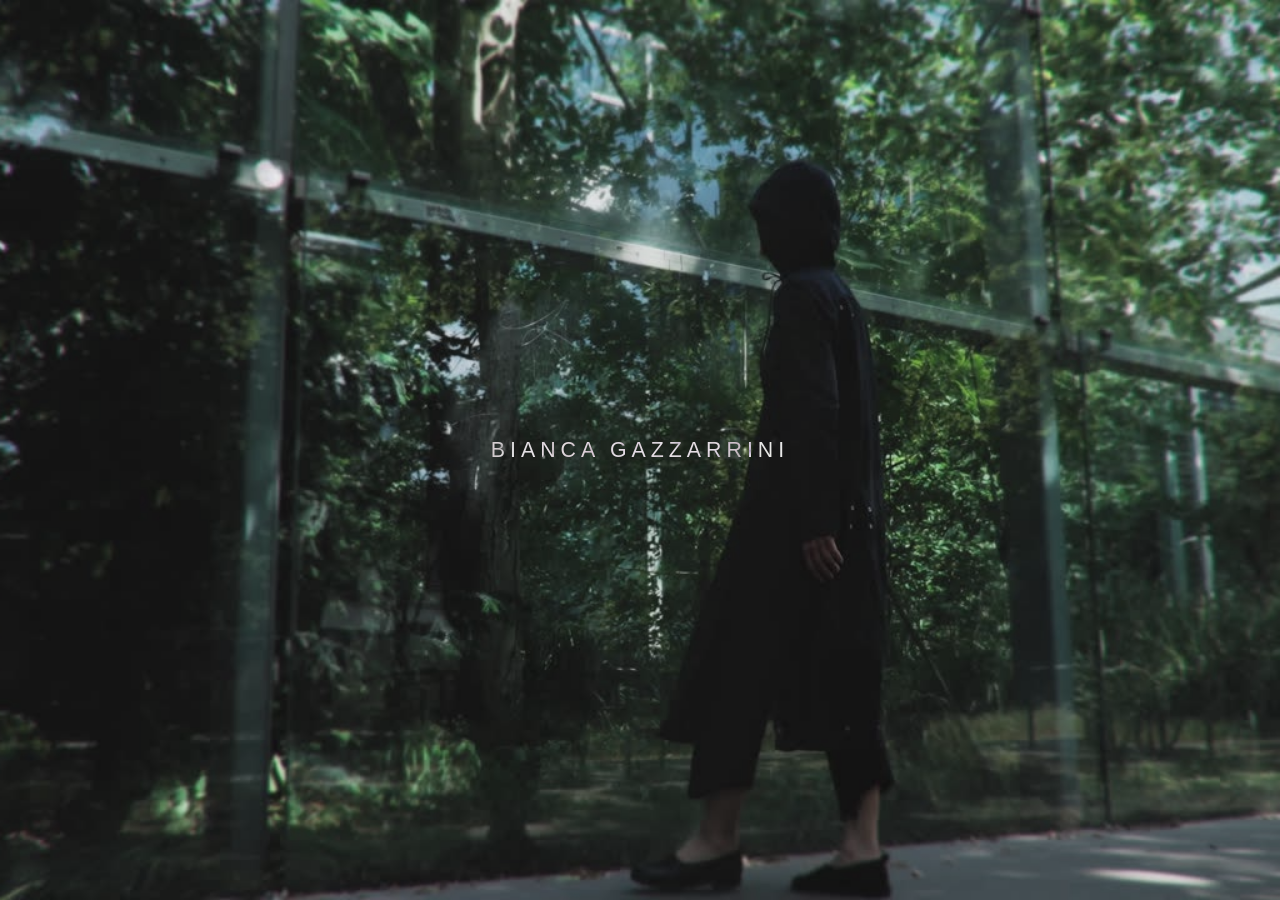
<file: index.html>
<!DOCTYPE html>
<html lang="en">
<head>
    <meta charset="UTF-8">
    <meta name="viewport" content="width=device-width, initial-scale=1.0">
    <title>Bianca Gazzarrini — Fashion Designer</title>
    <meta name="description" content="Portfolio of Bianca Gazzarrini, Italian fashion designer and pattern maker.">
    <meta property="og:title" content="Bianca Gazzarrini — Fashion Designer">
    <meta property="og:description" content="Portfolio of Bianca Gazzarrini, Italian fashion designer and pattern maker.">
    <link rel="icon" href="favicon.svg" type="image/svg+xml">
    <link rel="stylesheet" href="style.css">
</head>
<body>
    <a class="landing-page" href="home.html" aria-label="Enter the portfolio of Bianca Gazzarrini">
        <video class="landing-video" autoplay muted loop playsinline poster="img/BIGA-poster.jpg" aria-hidden="true" tabindex="-1">
            <source src="img/BIGA.mp4" type="video/mp4">
        </video>
        <h1 class="index-title">BIANCA GAZZARRINI</h1>
    </a>
    <script>
        // Entra automaticamente nel sito dopo 5 secondi (il click/Invio vale subito).
        setTimeout(function () { window.location.href = "home.html"; }, 5000);
    </script>
</body>
</html>
</file>
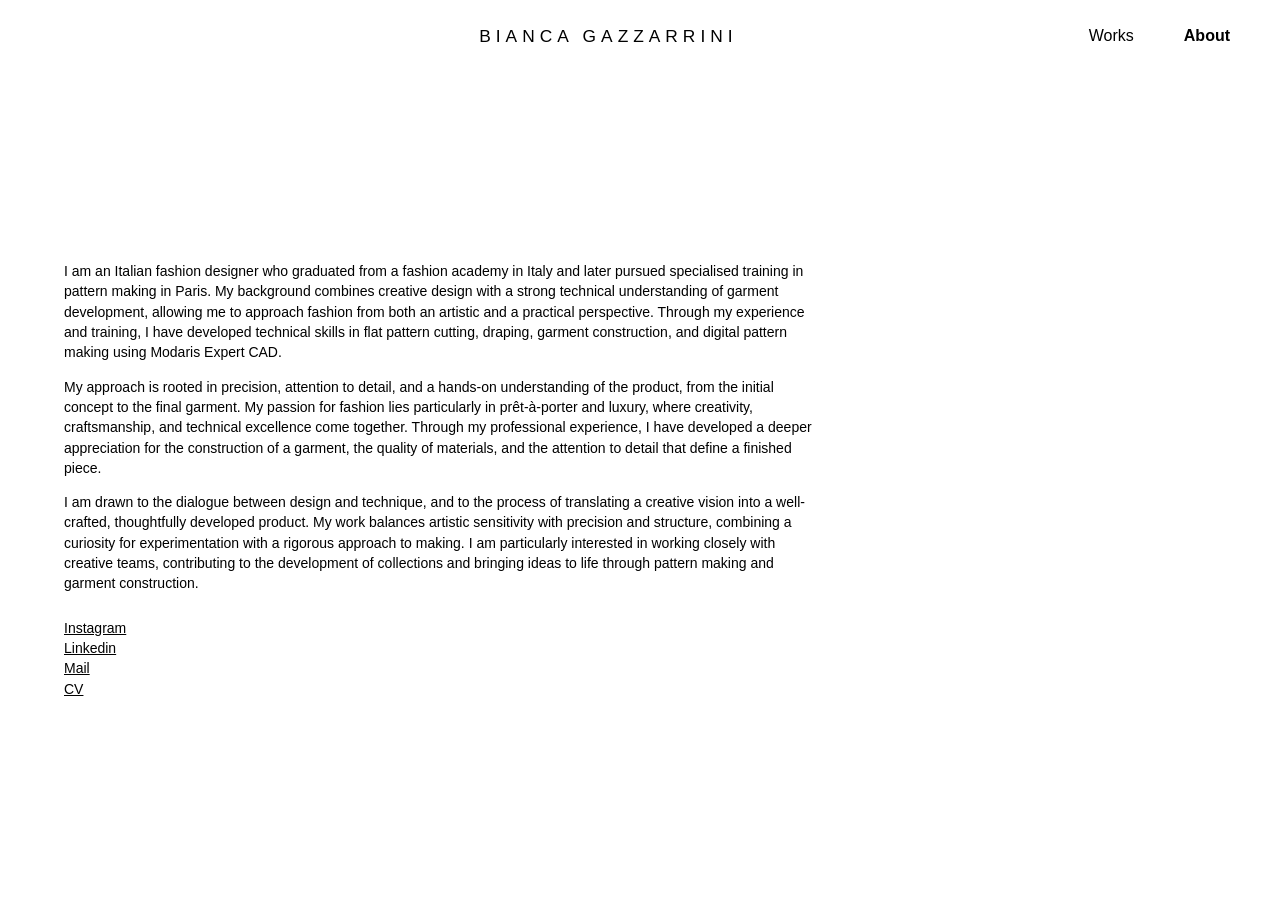
<file: about.html>
<!DOCTYPE html>
<html lang="en">
<head>
    <meta charset="UTF-8">
    <meta name="viewport" content="width=device-width, initial-scale=1.0">
    <title>About — Bianca Gazzarrini</title>
    <meta name="description" content="Italian fashion designer trained in pattern making in Paris, working between creative design and garment construction.">
    <meta property="og:title" content="About — Bianca Gazzarrini">
    <meta property="og:description" content="Italian fashion designer trained in pattern making in Paris, working between creative design and garment construction.">
    <link rel="icon" href="favicon.svg" type="image/svg+xml">
    <link rel="stylesheet" href="style.css">
</head>
<body class="about-page">
    <nav class="site-nav" aria-label="Main">
        <a class="brand" href="home.html" aria-label="Bianca Gazzarrini, home">
            <span class="brand-full">BIANCA GAZZARRINI</span>
            <span class="brand-short" aria-hidden="true">BG</span>
        </a>
        <ul>
            <li><a href="work.html">Works</a></li>
            <li><a href="about.html" aria-current="page">About</a></li>
        </ul>
    </nav>
    <div class="contenitore">
        <video class="videofullscreen" autoplay muted loop playsinline aria-hidden="true" tabindex="-1">
            <source src="img/about.mp4" type="video/mp4">
        </video>
        <main class="text-box">
            <h1 class="sr-only">About</h1>
            <p>I am an Italian fashion designer who graduated from a fashion academy in Italy and later pursued specialised training in pattern making in Paris. My background combines creative design with a strong technical understanding of garment development, allowing me to approach fashion from both an artistic and a practical perspective. Through my experience and training, I have developed technical skills in flat pattern cutting, draping, garment construction, and digital pattern making using Modaris Expert CAD.</p>
            <p>My approach is rooted in precision, attention to detail, and a hands-on understanding of the product, from the initial concept to the final garment. My passion for fashion lies particularly in prêt-à-porter and luxury, where creativity, craftsmanship, and technical excellence come together. Through my professional experience, I have developed a deeper appreciation for the construction of a garment, the quality of materials, and the attention to detail that define a finished piece.</p>
            <p>I am drawn to the dialogue between design and technique, and to the process of translating a creative vision into a well-crafted, thoughtfully developed product. My work balances artistic sensitivity with precision and structure, combining a curiosity for experimentation with a rigorous approach to making. I am particularly interested in working closely with creative teams, contributing to the development of collections and bringing ideas to life through pattern making and garment construction.</p>
            <ul class="social">
                <li><a href="https://www.instagram.com/bncgzz.png/" target="_blank" rel="noopener noreferrer">Instagram</a></li>
                <li><a href="https://www.linkedin.com/in/bianca-gazzarrini-5a859a290/" target="_blank" rel="noopener noreferrer">Linkedin</a></li>
                <li><a href="mailto:bianca.gazzarrini@gmail.com">Mail</a></li>
                <li><a href="https://drive.google.com/drive/folders/1lmWZUlXJnNiBCj43WMSkZ6OW_tNSO_oi?usp=sharing" target="_blank" rel="noopener noreferrer">CV</a></li>
            </ul>
        </main>
    </div>
</body>
</html>
</file>
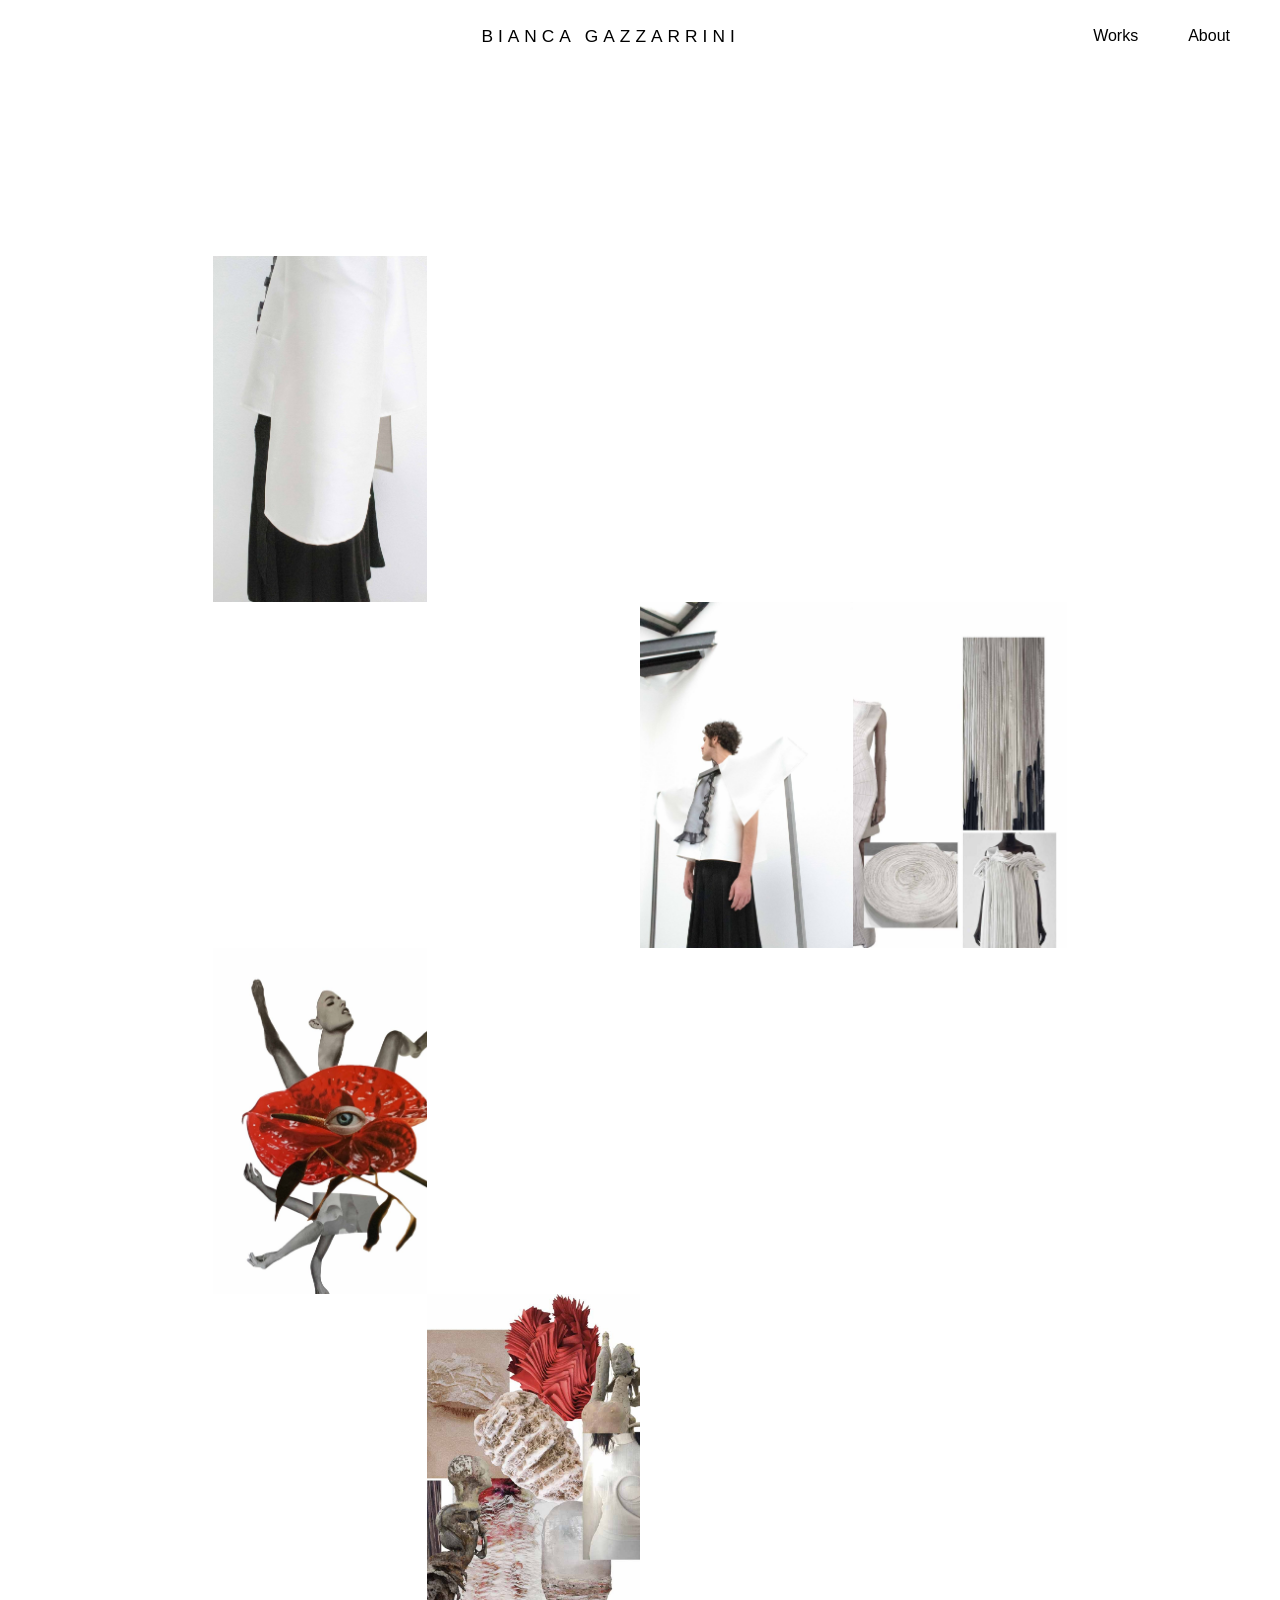
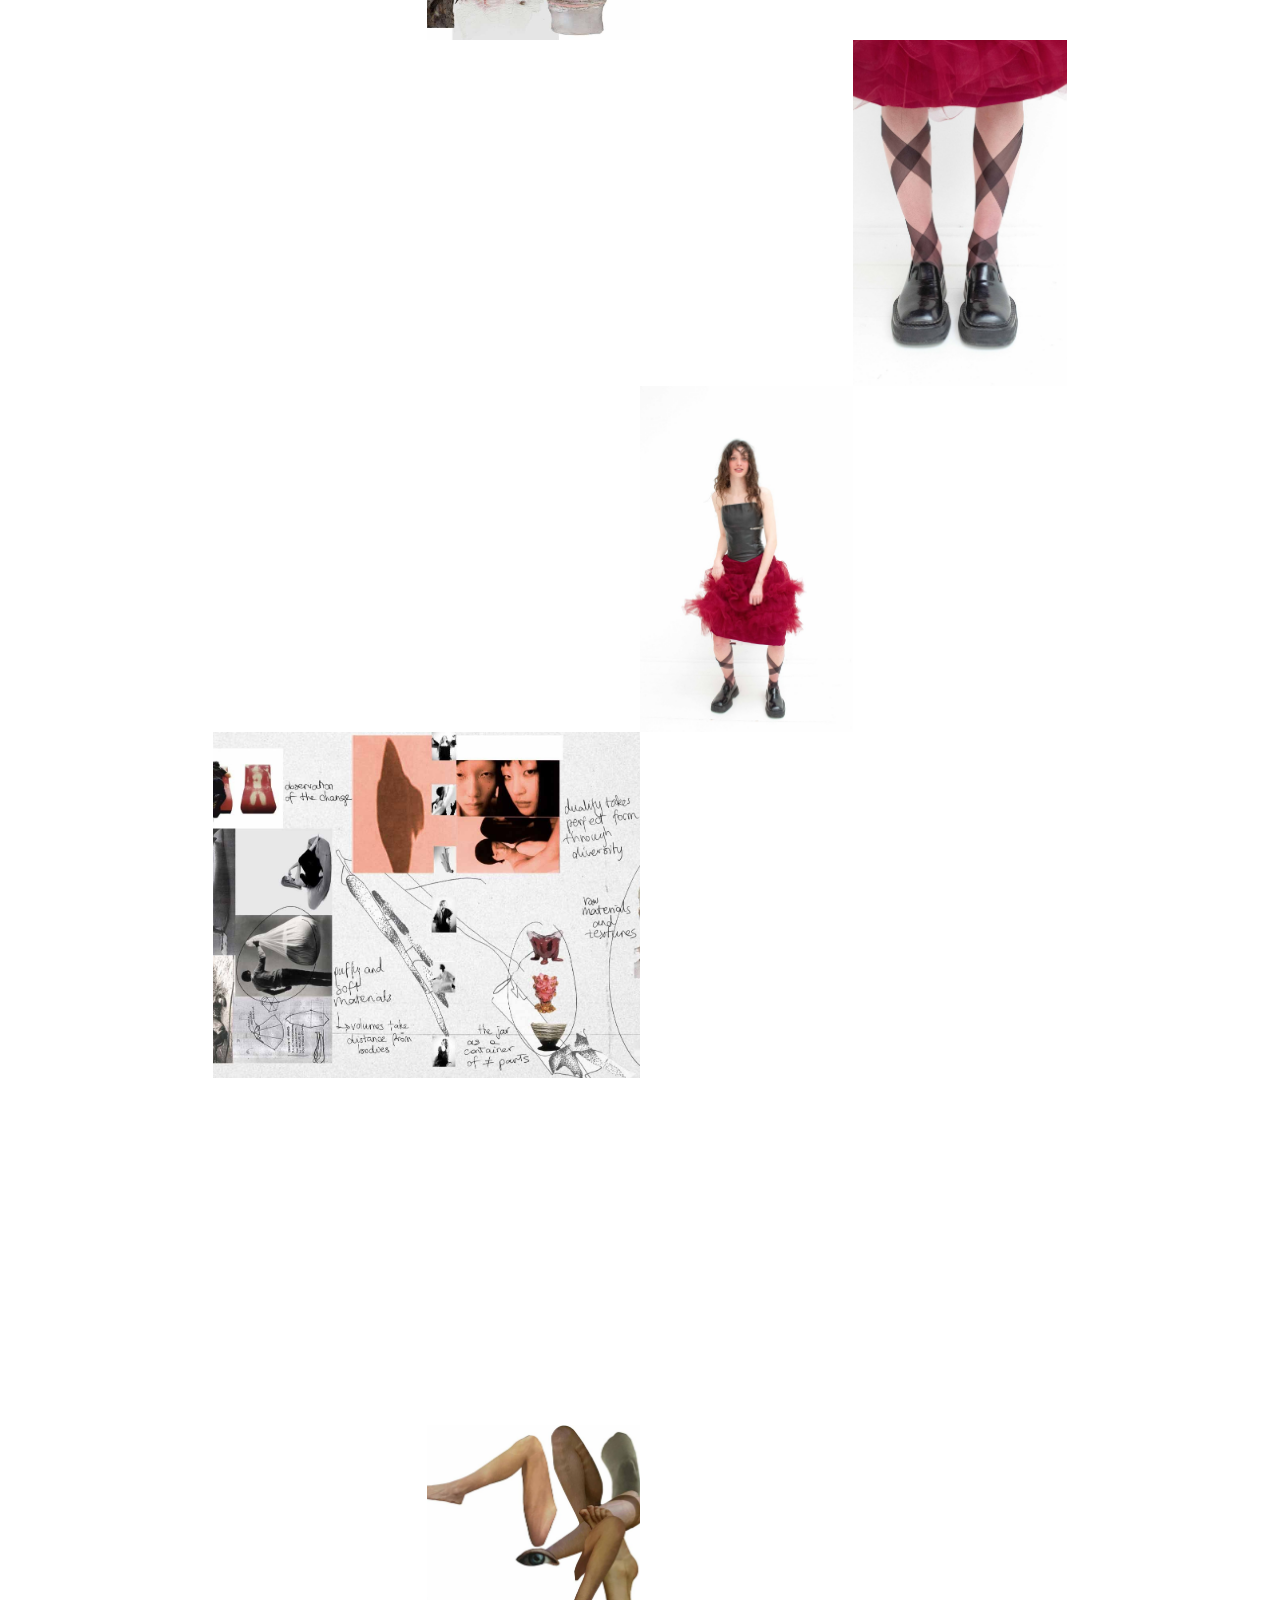
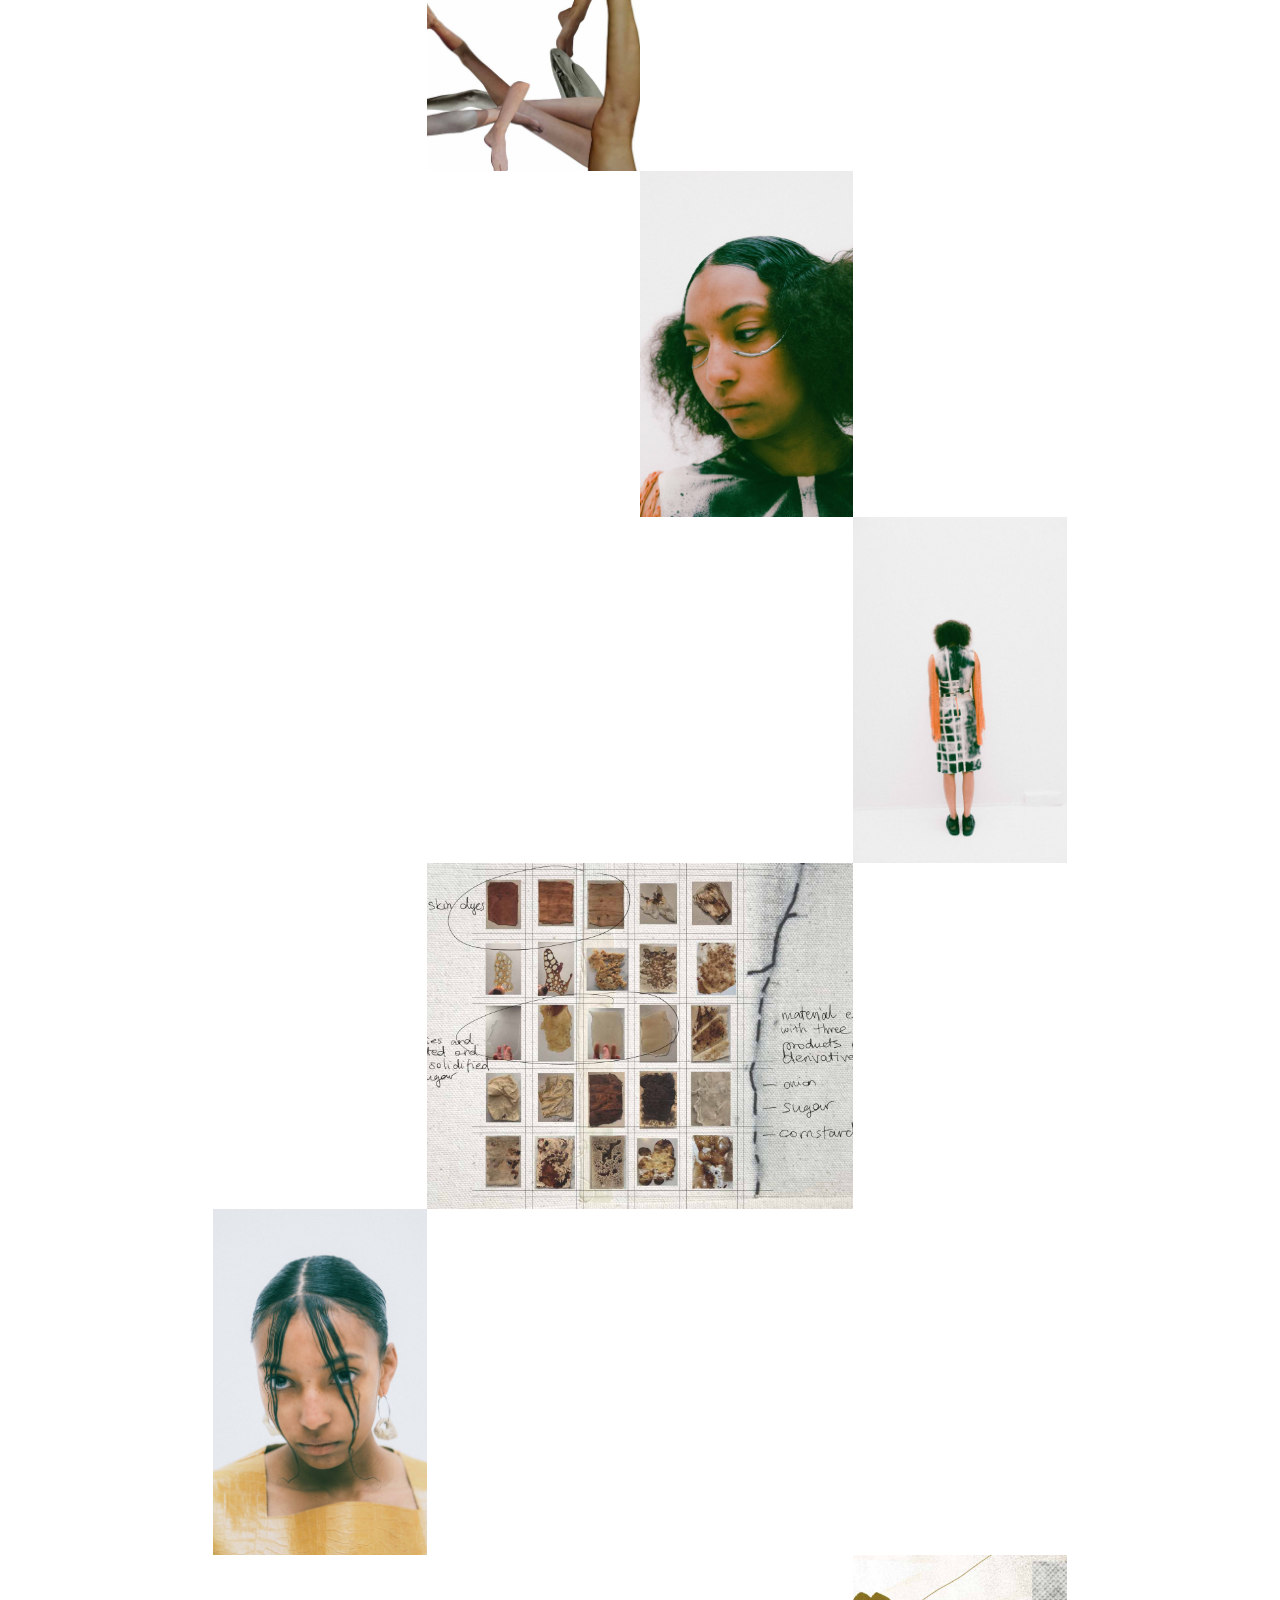
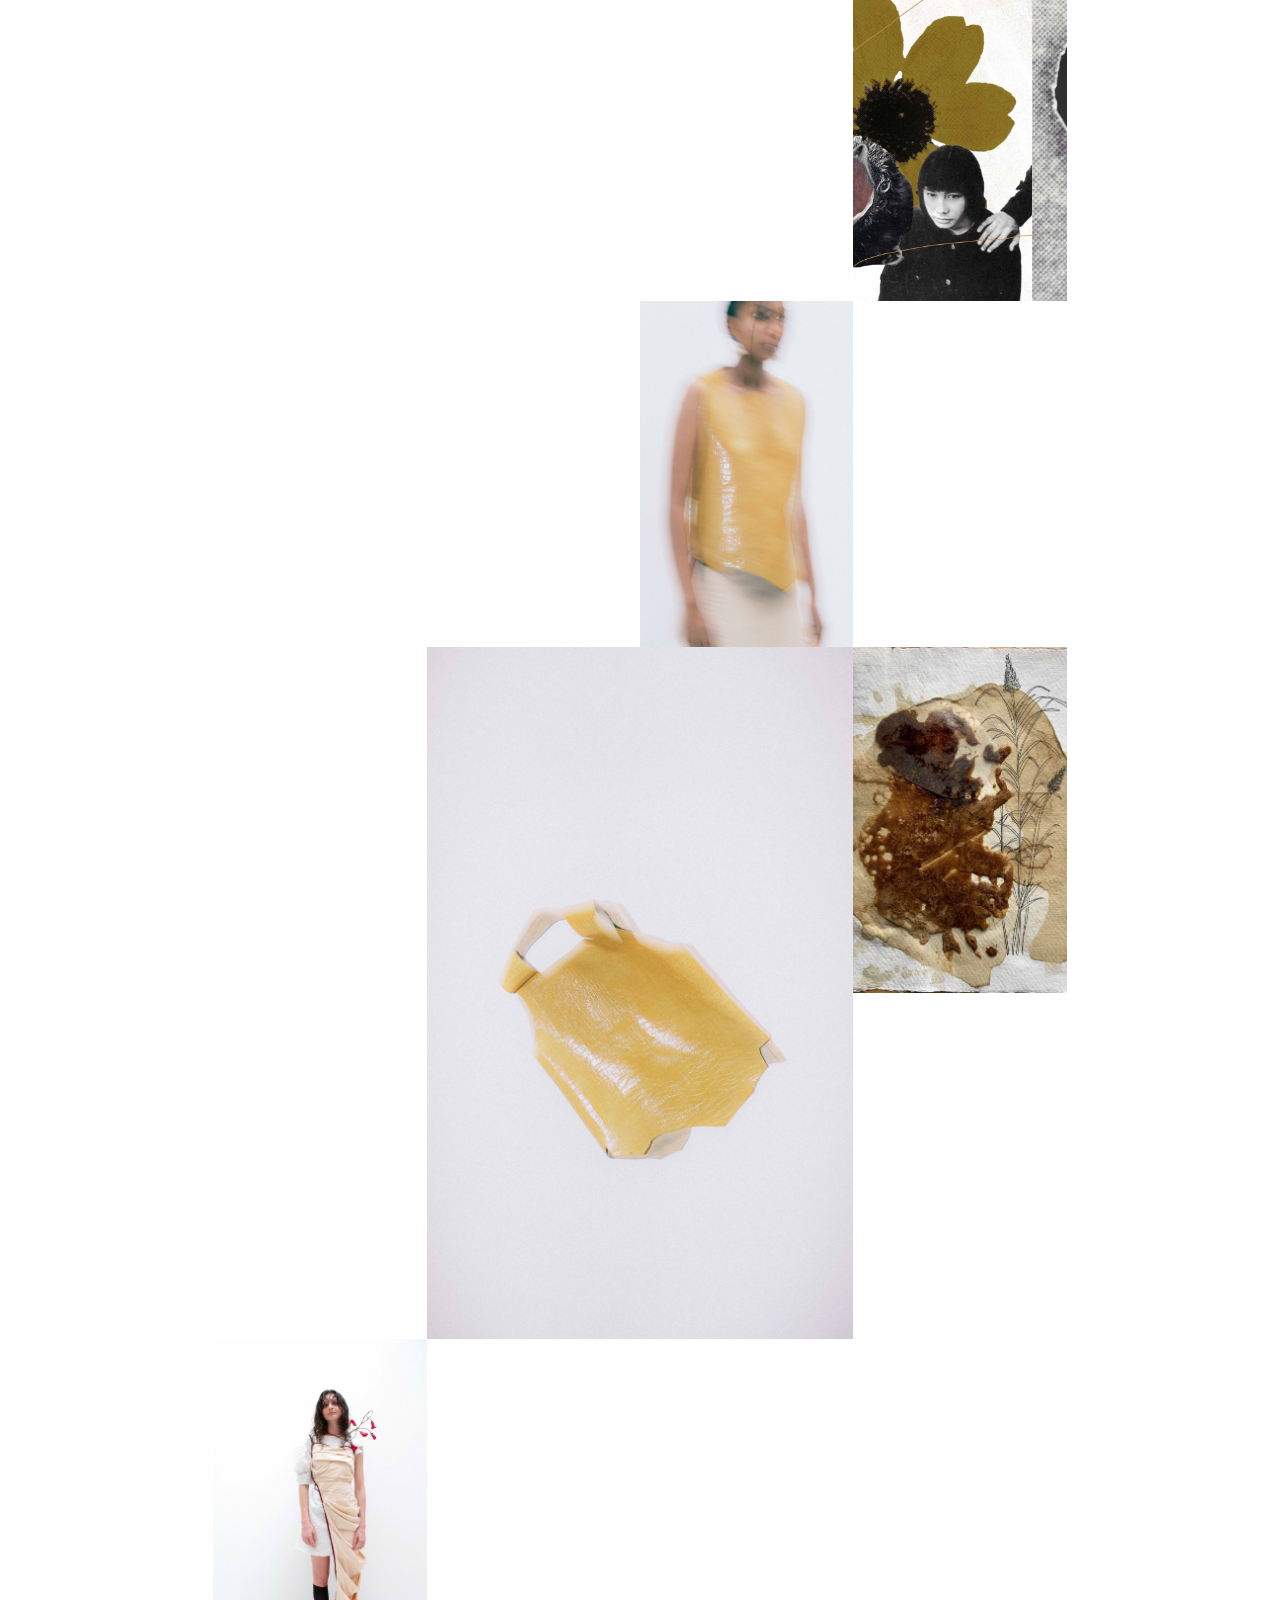
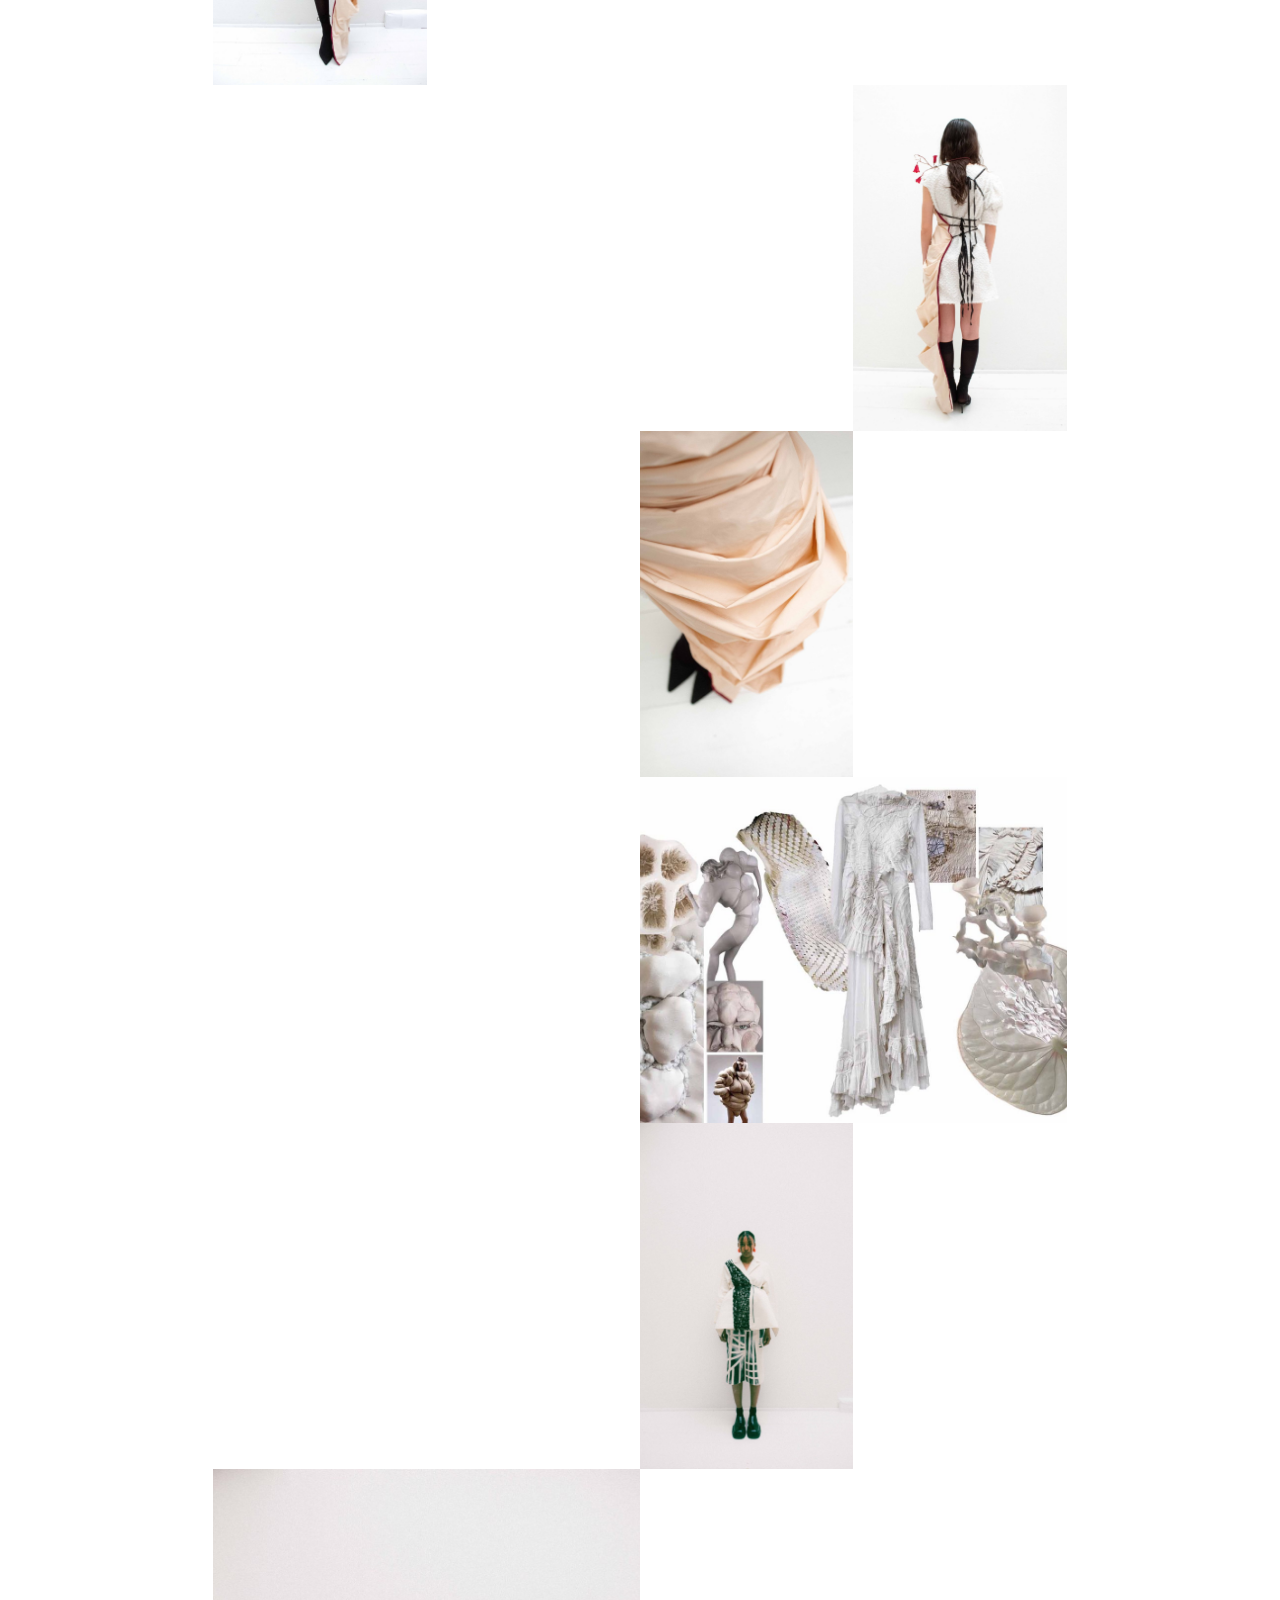
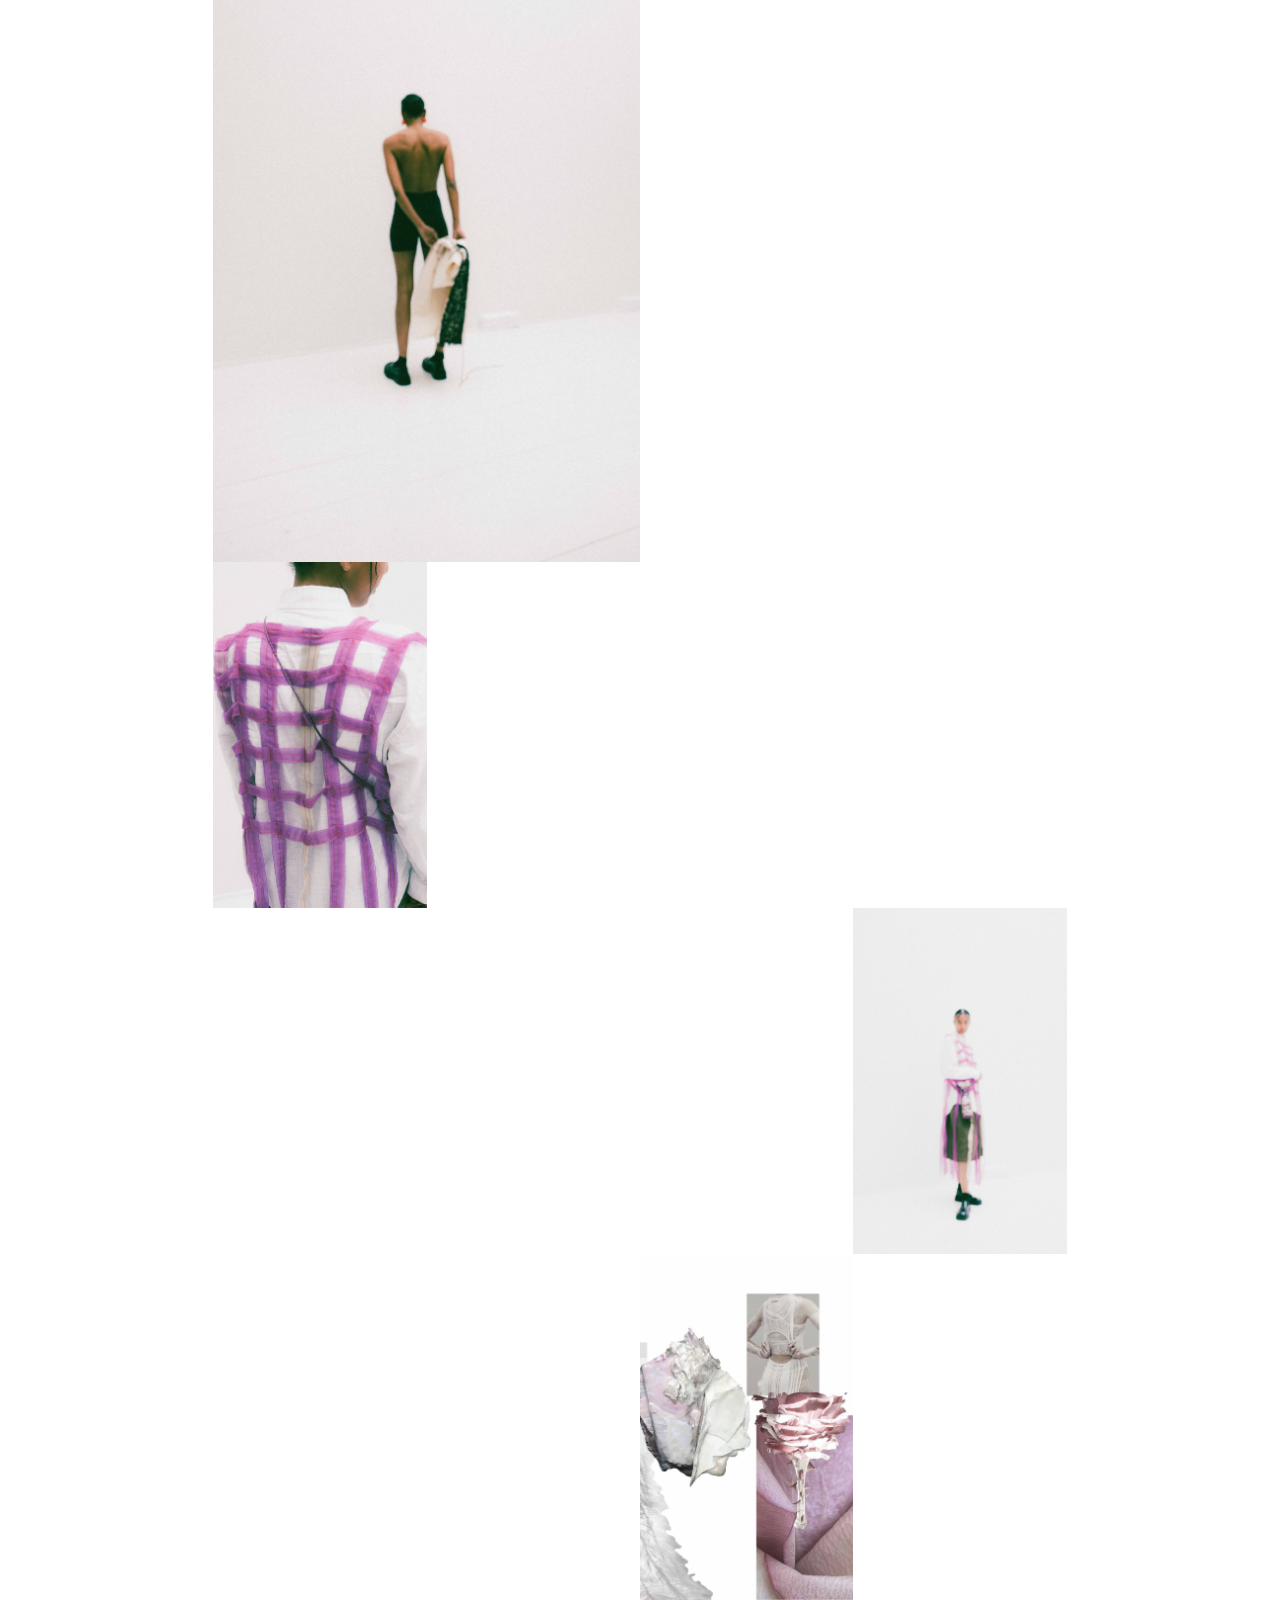
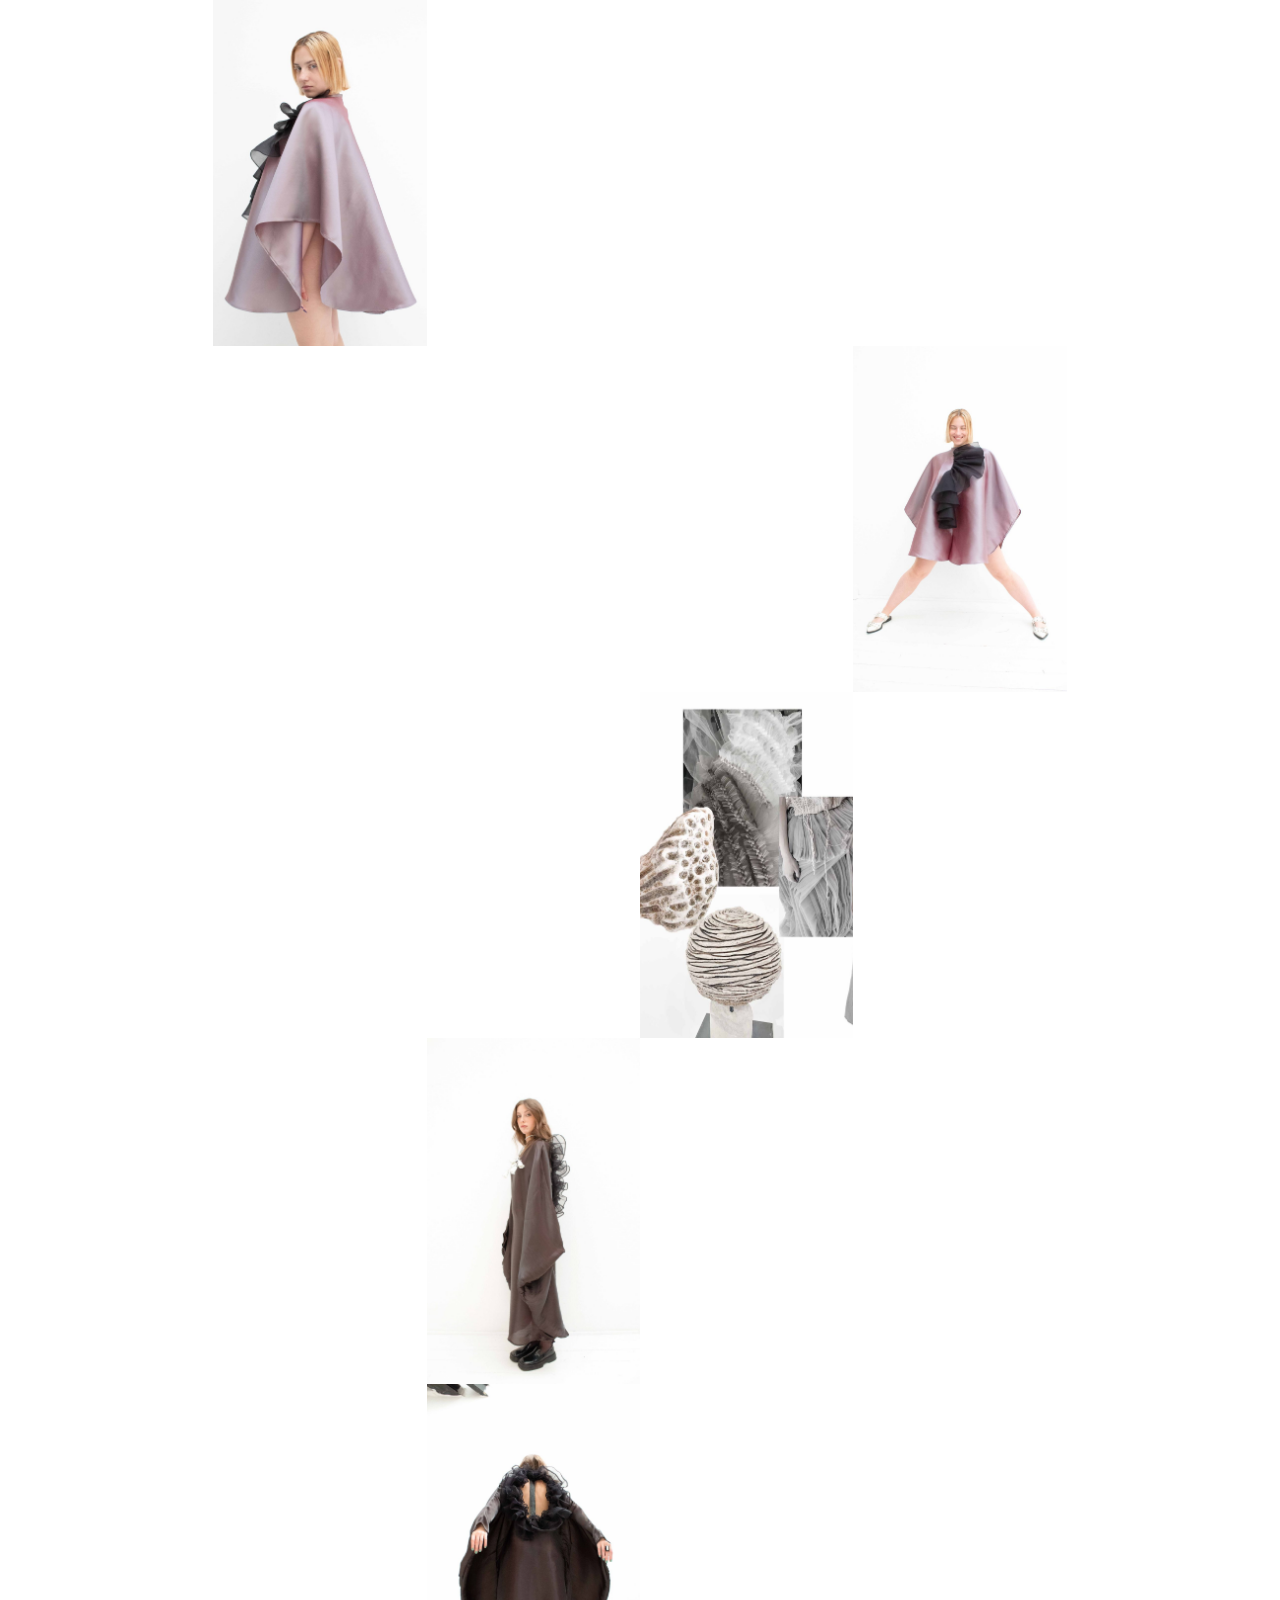
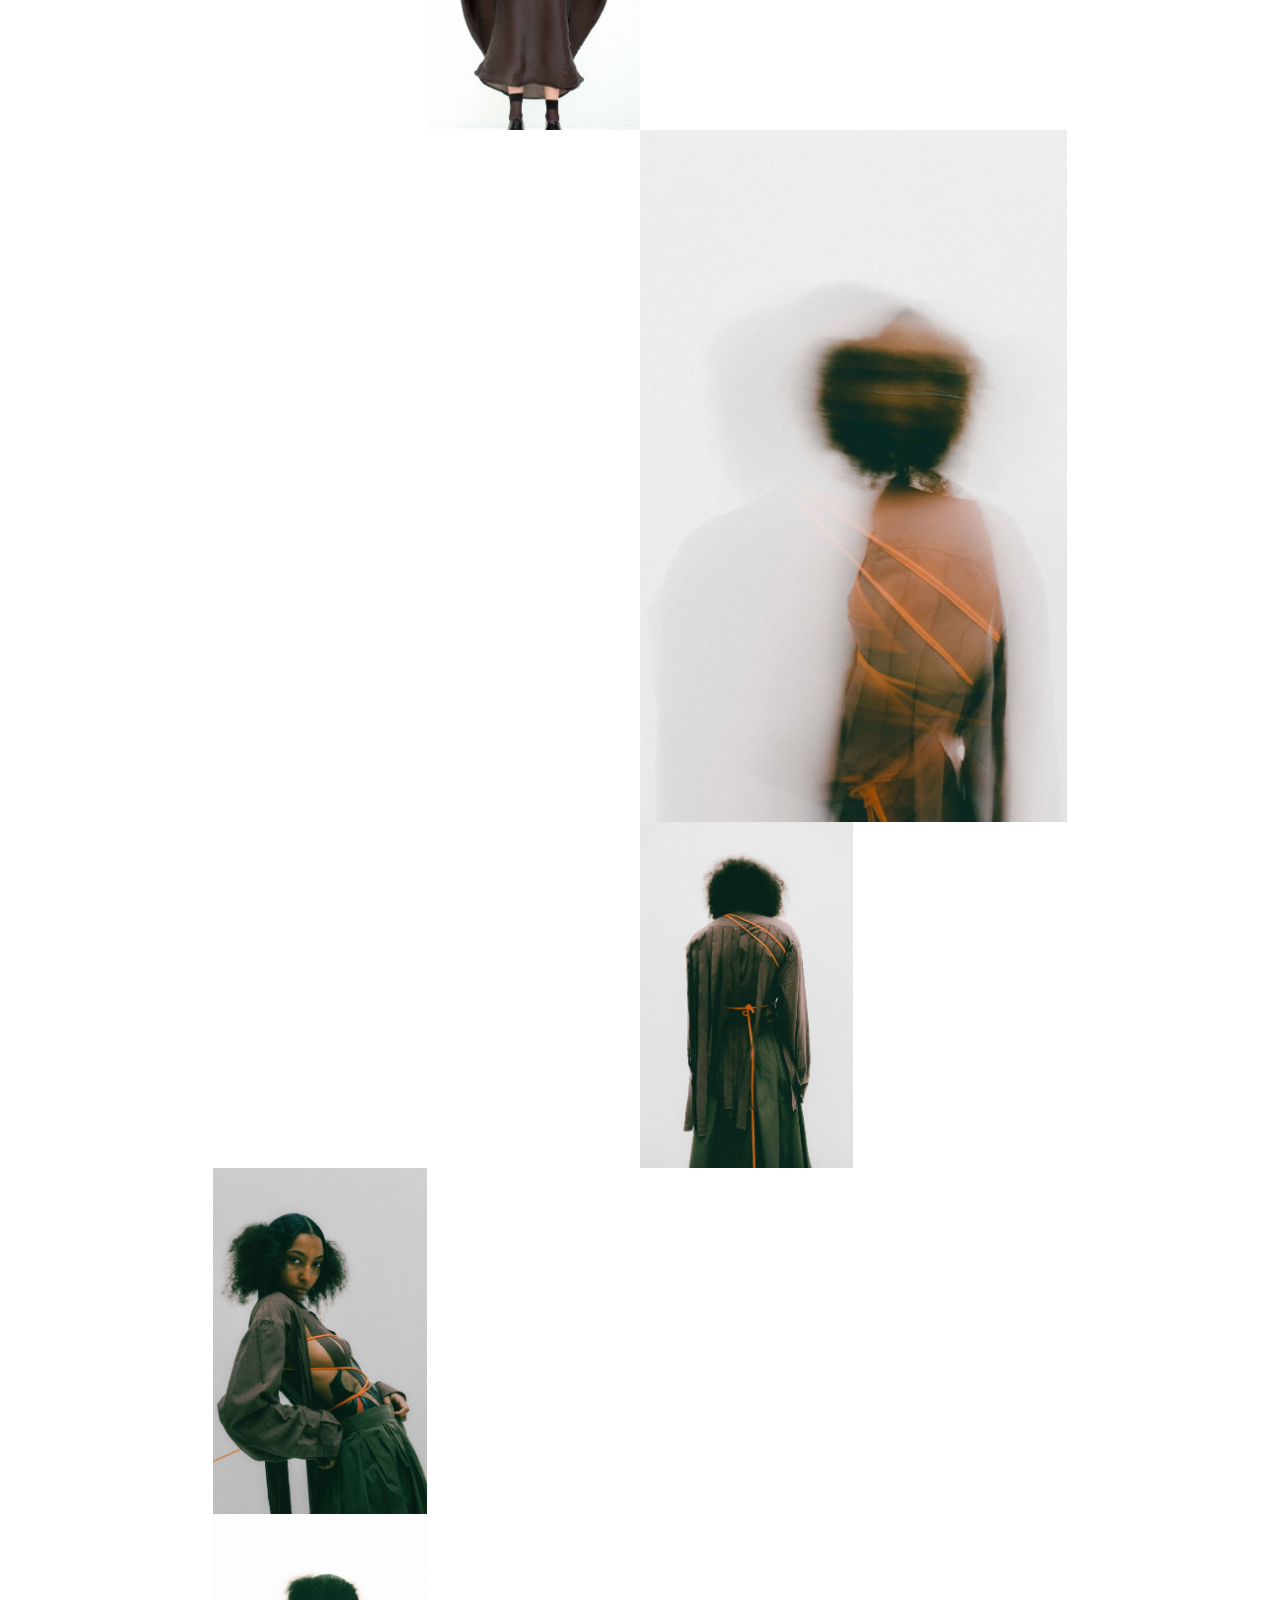
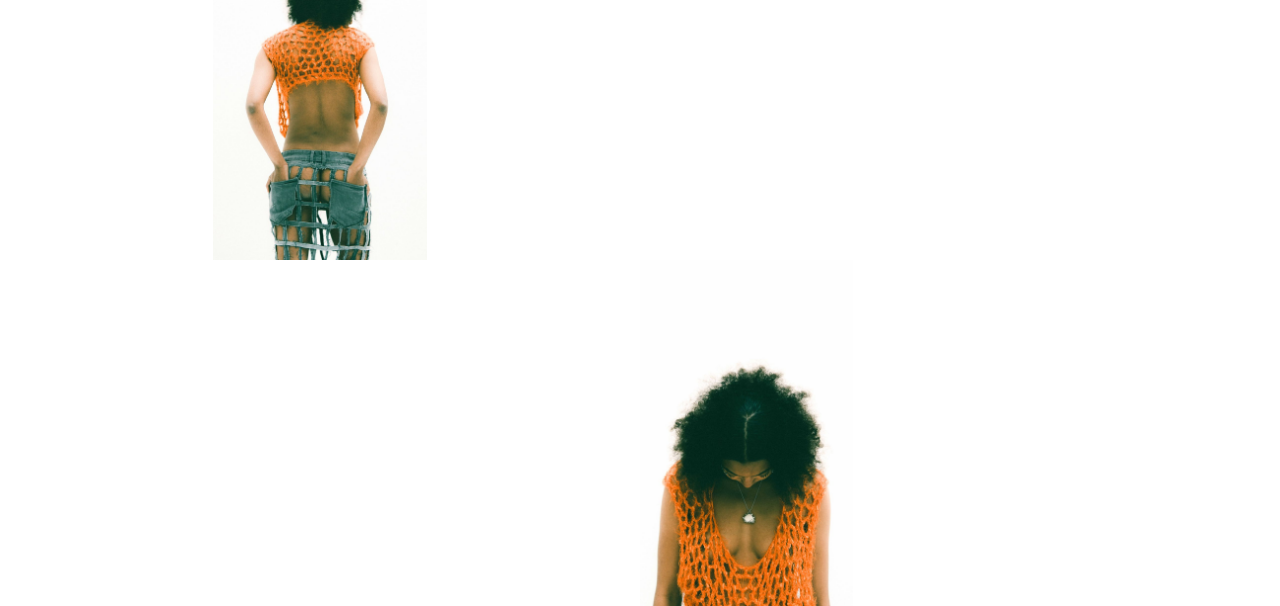
<file: home.html>
<!DOCTYPE html>
<html lang="en">
<head>
    <meta charset="UTF-8">
    <meta name="viewport" content="width=device-width, initial-scale=1.0">
    <title>Bianca Gazzarrini — Fashion Designer</title>
    <meta name="description" content="Portfolio of Bianca Gazzarrini, Italian fashion designer and pattern maker.">
    <meta property="og:title" content="Bianca Gazzarrini — Fashion Designer">
    <meta property="og:description" content="Portfolio of Bianca Gazzarrini, Italian fashion designer and pattern maker.">
    <link rel="icon" href="favicon.svg" type="image/svg+xml">
    <link rel="stylesheet" href="style.css">
</head>
<body class="home-page">
    <nav class="site-nav" aria-label="Main">
        <a class="brand" href="home.html" aria-label="Bianca Gazzarrini, home">
            <span class="brand-full">BIANCA GAZZARRINI</span>
            <span class="brand-short" aria-hidden="true">BG</span>
        </a>
        <ul>
            <li><a href="work.html">Works</a></li>
            <li><a href="about.html">About</a></li>
        </ul>
    </nav>
    <h1 class="sr-only">Bianca Gazzarrini</h1>
    <main class="parent">
        <div class="image div1"><img src="img/1.jpg" alt="Work by Bianca Gazzarrini, image 1 of 36" decoding="async"></div>
        <div class="image div2"><img src="img/2.jpg" alt="Work by Bianca Gazzarrini, image 2 of 36" decoding="async"></div>
        <div class="image div3"><img src="img/3.jpg" alt="Work by Bianca Gazzarrini, image 3 of 36" decoding="async"></div>
        <div class="image div4"><img src="img/4.jpg" alt="Work by Bianca Gazzarrini, image 4 of 36" decoding="async"></div>
        <div class="image div5"><img src="img/5.jpg" alt="Work by Bianca Gazzarrini, image 5 of 36" loading="lazy" decoding="async"></div>
        <div class="image div6"><img src="img/6.jpg" alt="Work by Bianca Gazzarrini, image 6 of 36" loading="lazy" decoding="async"></div>
        <div class="image div7"><img src="img/7.jpg" alt="Work by Bianca Gazzarrini, image 7 of 36" loading="lazy" decoding="async"></div>
        <div class="image div8"><img src="img/8.jpg" alt="Work by Bianca Gazzarrini, image 8 of 36" loading="lazy" decoding="async"></div>
        <div class="image div9"><img src="img/9.jpg" alt="Work by Bianca Gazzarrini, image 9 of 36" loading="lazy" decoding="async"></div>
        <div class="image div10"><img src="img/10.jpg" alt="Work by Bianca Gazzarrini, image 10 of 36" loading="lazy" decoding="async"></div>
        <div class="image div11"><img src="img/11.jpg" alt="Work by Bianca Gazzarrini, image 11 of 36" loading="lazy" decoding="async"></div>
        <div class="image div12"><img src="img/12.jpg" alt="Work by Bianca Gazzarrini, image 12 of 36" loading="lazy" decoding="async"></div>
        <div class="image div13"><img src="img/13.jpg" alt="Work by Bianca Gazzarrini, image 13 of 36" loading="lazy" decoding="async"></div>
        <div class="image div14"><img src="img/14.jpg" alt="Work by Bianca Gazzarrini, image 14 of 36" loading="lazy" decoding="async"></div>
        <div class="image div15"><img src="img/15.jpg" alt="Work by Bianca Gazzarrini, image 15 of 36" loading="lazy" decoding="async"></div>
        <div class="image div16"><img src="img/16.jpg" alt="Work by Bianca Gazzarrini, image 16 of 36" loading="lazy" decoding="async"></div>
        <div class="image div17"><img src="img/17.jpg" alt="Work by Bianca Gazzarrini, image 17 of 36" loading="lazy" decoding="async"></div>
        <div class="image div18"><img src="img/18.jpg" alt="Work by Bianca Gazzarrini, image 18 of 36" loading="lazy" decoding="async"></div>
        <div class="image div19"><img src="img/19.jpg" alt="Work by Bianca Gazzarrini, image 19 of 36" loading="lazy" decoding="async"></div>
        <div class="image div20"><img src="img/20.jpg" alt="Work by Bianca Gazzarrini, image 20 of 36" loading="lazy" decoding="async"></div>
        <div class="image div21"><img src="img/21.jpg" alt="Work by Bianca Gazzarrini, image 21 of 36" loading="lazy" decoding="async"></div>
        <div class="image div22"><img src="img/22.jpg" alt="Work by Bianca Gazzarrini, image 22 of 36" loading="lazy" decoding="async"></div>
        <div class="image div23"><img src="img/23.jpg" alt="Work by Bianca Gazzarrini, image 23 of 36" loading="lazy" decoding="async"></div>
        <div class="image div24"><img src="img/24.jpg" alt="Work by Bianca Gazzarrini, image 24 of 36" loading="lazy" decoding="async"></div>
        <div class="image div25"><img src="img/25.jpg" alt="Work by Bianca Gazzarrini, image 25 of 36" loading="lazy" decoding="async"></div>
        <div class="image div26"><img src="img/26.jpg" alt="Work by Bianca Gazzarrini, image 26 of 36" loading="lazy" decoding="async"></div>
        <div class="image div27"><img src="img/27.jpg" alt="Work by Bianca Gazzarrini, image 27 of 36" loading="lazy" decoding="async"></div>
        <div class="image div28"><img src="img/28.jpg" alt="Work by Bianca Gazzarrini, image 28 of 36" loading="lazy" decoding="async"></div>
        <div class="image div29"><img src="img/29.jpg" alt="Work by Bianca Gazzarrini, image 29 of 36" loading="lazy" decoding="async"></div>
        <div class="image div30"><img src="img/30.jpg" alt="Work by Bianca Gazzarrini, image 30 of 36" loading="lazy" decoding="async"></div>
        <div class="image div31"><img src="img/31.jpg" alt="Work by Bianca Gazzarrini, image 31 of 36" loading="lazy" decoding="async"></div>
        <div class="image div32"><img src="img/32.jpg" alt="Work by Bianca Gazzarrini, image 32 of 36" loading="lazy" decoding="async"></div>
        <div class="image div33"><img src="img/33.jpg" alt="Work by Bianca Gazzarrini, image 33 of 36" loading="lazy" decoding="async"></div>
        <div class="image div34"><img src="img/34.jpg" alt="Work by Bianca Gazzarrini, image 34 of 36" loading="lazy" decoding="async"></div>
        <div class="image div35"><img src="img/35.jpg" alt="Work by Bianca Gazzarrini, image 35 of 36" loading="lazy" decoding="async"></div>
        <div class="image div36"><img src="img/36.jpg" alt="Work by Bianca Gazzarrini, image 36 of 36" loading="lazy" decoding="async"></div>
    </main>
</body>
</html>
</file>
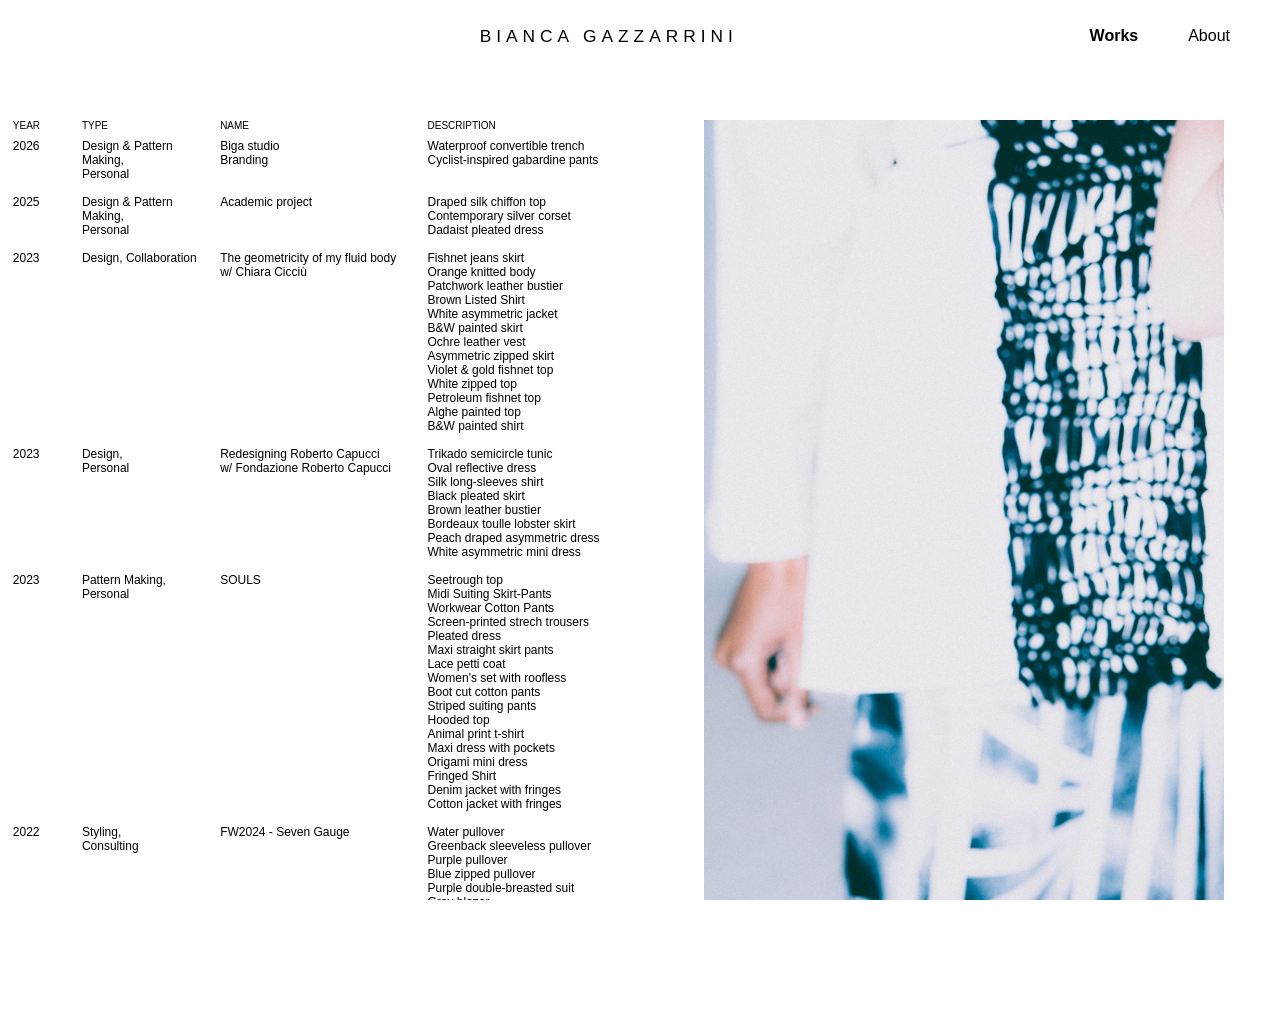
<file: work.html>
<!DOCTYPE html>
<html lang="en">
<head>
    <meta charset="UTF-8">
    <meta name="viewport" content="width=device-width, initial-scale=1.0">
    <title>Works — Bianca Gazzarrini</title>
    <meta name="description" content="Fashion design and pattern making projects by Bianca Gazzarrini: branding, academic work, collaborations and collections.">
    <meta property="og:title" content="Works — Bianca Gazzarrini">
    <meta property="og:description" content="Fashion design and pattern making projects by Bianca Gazzarrini: branding, academic work, collaborations and collections.">
    <link rel="icon" href="favicon.svg" type="image/svg+xml">
    <link rel="stylesheet" href="style.css">
    <script src="script.js" defer></script>
</head>
<body class="work-page">
    <nav class="site-nav" aria-label="Main">
        <a class="brand" href="home.html" aria-label="Bianca Gazzarrini, home">
            <span class="brand-full">BIANCA GAZZARRINI</span>
            <span class="brand-short" aria-hidden="true">BG</span>
        </a>
        <ul>
            <li><a href="work.html" aria-current="page">Works</a></li>
            <li><a href="about.html">About</a></li>
        </ul>
    </nav>
    <h1 class="sr-only">Works</h1>
    <main class="container">
        <div class="left-box" id="projectList">
            <div class="work-grid work-headings">
                <h2>YEAR</h2>
                <h2>TYPE</h2>
                <h2>NAME</h2>
                <div class="work-items-head">
                    <h2 class="col-ref">REFERENCE</h2>
                    <h2>DESCRIPTION</h2>
                </div>
            </div>
            <section class="work-grid work-project" aria-label="BIGA. studio Branding">
                <div class="work-col">2026</div>
                <div class="work-col">Design &amp; Pattern Making,<br>Personal</div>
                <div class="work-col">Biga studio<br>Branding</div>
                <div class="work-items">
                    <button type="button" class="work-row" data-id="TR01" data-image="m/1.jpg,m/2.jpg,m/3.jpg,m/4.jpg,m/5.jpg,m/6.jpg,m/7.jpg" data-title="Waterproof convertible trench"><span class="col-ref">TR01</span><span>Waterproof convertible trench</span></button>
                    <button type="button" class="work-row" data-id="PA05" data-image="m/8.jpg,m/9.jpg,m/10.jpg,m/11.jpg" data-title="Cyclist-inspired gabardine pants"><span class="col-ref">PA05</span><span>Cyclist-inspired gabardine pants</span></button>
                </div>
            </section>
            <section class="work-grid work-project" aria-label="Academic project">
                <div class="work-col">2025</div>
                <div class="work-col">Design &amp; Pattern Making,<br>Personal</div>
                <div class="work-col">Academic project</div>
                <div class="work-items">
                    <button type="button" class="work-row" data-id="TO07" data-image="i/12.jpg,i/13.jpg,i/14.jpg,i/15.jpg,i/16.jpg,i/17.jpg" data-title="Draped silk chiffon top"><span class="col-ref">TO07</span><span>Draped silk chiffon top</span></button>
                    <button type="button" class="work-row" data-id="CO01" data-image="i/6.jpg,i/7.jpg,i/8.jpg,i/9.jpg,i/10.jpg,i/11.jpg" data-title="Contemporary silver corset"><span class="col-ref">CO01</span><span>Contemporary silver corset</span></button>
                    <button type="button" class="work-row" data-id="DR07" data-image="i/1.jpg,i/2.jpg,i/3.jpg,i/4.jpg,i/5.jpg" data-title="Dadaist pleated dress"><span class="col-ref">DR07</span><span>Dadaist pleated dress</span></button>
                </div>
            </section>
            <section class="work-grid work-project" aria-label="The geometricity of my fluid body">
                <div class="work-col">2023</div>
                <div class="work-col">Design, Collaboration</div>
                <div class="work-col"><button type="button" class="work-link" data-id="fluid-body" data-gallery="fluid-body" data-title="The geometricity of my fluid body">The geometricity of my fluid body<span class="collab"><br>w/ Chiara Cicciù</span></button></div>
                <div class="work-items">
                    <button type="button" class="work-row" data-id="SK01" data-image="imgg/im1.jpg,imgg/im2.jpg" data-title="Fishnet jeans skirt"><span class="col-ref">SK01</span><span>Fishnet jeans skirt</span></button>
                    <button type="button" class="work-row" data-id="BO01" data-image="imgg/im3.jpg,imgg/im4.jpg" data-title="Orange knitted body"><span class="col-ref">BO01</span><span>Orange knitted body</span></button>
                    <button type="button" class="work-row" data-id="BU01" data-image="imgg/im5.jpg,imgg/im6.jpg" data-title="Patchwork leather bustier"><span class="col-ref">BU01</span><span>Patchwork leather bustier</span></button>
                    <button type="button" class="work-row" data-id="SH01" data-image="imgg/im7.jpg,imgg/im8.jpg" data-title="Brown Listed Shirt"><span class="col-ref">SH01</span><span>Brown Listed Shirt</span></button>
                    <button type="button" class="work-row" data-id="JA01" data-image="imgg/im9.jpg,imgg/im10.jpg" data-title="White asymmetric jacket"><span class="col-ref">JA01</span><span>White asymmetric jacket</span></button>
                    <button type="button" class="work-row" data-id="SK02" data-image="imgg/im11.jpg,imgg/im12.jpg" data-title="B&amp;W painted skirt"><span class="col-ref">SK02</span><span>B&amp;W painted skirt</span></button>
                    <button type="button" class="work-row" data-id="VE01" data-image="imgg/im13.jpg,imgg/im14.jpg" data-title="Ochre leather vest"><span class="col-ref">VE01</span><span>Ochre leather vest</span></button>
                    <button type="button" class="work-row" data-id="SK03" data-image="imgg/im15.jpg,imgg/im16.jpg" data-title="Asymmetric zipped skirt"><span class="col-ref">SK03</span><span>Asymmetric zipped skirt</span></button>
                    <button type="button" class="work-row" data-id="TO01" data-image="imgg/im17.jpg,imgg/im18.jpg" data-title="Violet &amp; gold fishnet top"><span class="col-ref">TO01</span><span>Violet &amp; gold fishnet top</span></button>
                    <button type="button" class="work-row" data-id="TO02" data-image="imgg/im19.jpg,imgg/im20.jpg" data-title="White zipped top"><span class="col-ref">TO02</span><span>White zipped top</span></button>
                    <button type="button" class="work-row" data-id="TO03" data-image="imgg/im21.jpg,imgg/im22.jpg" data-title="Petroleum fishnet top"><span class="col-ref">TO03</span><span>Petroleum fishnet top</span></button>
                    <button type="button" class="work-row" data-id="TO04" data-image="imgg/im23.jpg,imgg/im24.jpg" data-title="Alghe painted top"><span class="col-ref">TO04</span><span>Alghe painted top</span></button>
                    <button type="button" class="work-row" data-id="SK04" data-image="imgg/im25.jpg,imgg/im26.jpg" data-title="B&amp;W painted shirt"><span class="col-ref">SK04</span><span>B&amp;W painted shirt</span></button>
                </div>
            </section>
            <section class="work-grid work-project" aria-label="Redesigning Roberto Capucci">
                <div class="work-col">2023</div>
                <div class="work-col">Design,<br>Personal</div>
                <div class="work-col"><button type="button" class="work-link" data-id="capucci" data-gallery="capucci" data-title="Redesigning Roberto Capucci">Redesigning Roberto Capucci<span class="collab"><br>w/ Fondazione Roberto Capucci</span></button></div>
                <div class="work-items">
                    <button type="button" class="work-row" data-id="TU01" data-image="imgg/im27.jpg,imgg/im28.jpg,imgg/im29.jpg" data-title="Trikado semicircle tunic"><span class="col-ref">TU01</span><span>Trikado semicircle tunic</span></button>
                    <button type="button" class="work-row" data-id="DR01" data-image="imgg/im30.jpg,imgg/im31.jpg,imgg/im32.jpg" data-title="Oval reflective dress"><span class="col-ref">DR01</span><span>Oval reflective dress</span></button>
                    <button type="button" class="work-row" data-id="SH02" data-image="imgg/im33.jpg,imgg/im34.jpg,imgg/im35.jpg" data-title="Silk long-sleeves shirt"><span class="col-ref">SH02</span><span>Silk long-sleeves shirt</span></button>
                    <button type="button" class="work-row" data-id="SK05" data-image="imgg/im36.jpg,imgg/im37.jpg,imgg/im38.jpg" data-title="Black pleated skirt"><span class="col-ref">SK05</span><span>Black pleated skirt</span></button>
                    <button type="button" class="work-row" data-id="BU02" data-image="imgg/im39.jpg,imgg/im40.jpg" data-title="Brown leather bustier"><span class="col-ref">BU02</span><span>Brown leather bustier</span></button>
                    <button type="button" class="work-row" data-id="SK06" data-image="imgg/im41.jpg,imgg/im42.jpg" data-title="Bordeaux toulle lobster skirt"><span class="col-ref">SK06</span><span>Bordeaux toulle lobster skirt</span></button>
                    <button type="button" class="work-row" data-id="DR02" data-image="imgg/im43.jpg,imgg/im44.jpg" data-title="Peach draped asymmetric dress"><span class="col-ref">DR02</span><span>Peach draped asymmetric dress</span></button>
                    <button type="button" class="work-row" data-id="DR03" data-image="imgg/im45.jpg,imgg/im46.jpg" data-title="White asymmetric mini dress"><span class="col-ref">DR03</span><span>White asymmetric mini dress</span></button>
                </div>
            </section>
            <section class="work-grid work-project" aria-label="SOULS">
                <div class="work-col">2023</div>
                <div class="work-col">Pattern Making,<br>Personal</div>
                <div class="work-col"><button type="button" class="work-link" data-id="souls" data-gallery="souls" data-title="SOULS">SOULS</button></div>
                <div class="work-items">
                    <button type="button" class="work-row" data-id="TO05" data-image="ims/1.jpg,ims/2.jpg,ims/3.jpg" data-title="Seetrough top"><span class="col-ref">TO05</span><span>Seetrough top</span></button>
                    <button type="button" class="work-row" data-id="SP01" data-image="ims/4.jpg,ims/5.jpg" data-title="Midi Suiting Skirt-Pants"><span class="col-ref">SP01</span><span>Midi Suiting Skirt-Pants</span></button>
                    <button type="button" class="work-row" data-id="PA01" data-image="ims/6.jpg,ims/7.jpg,ims/8.jpg,ims/9.jpg" data-title="Workwear Cotton Pants"><span class="col-ref">PA01</span><span>Workwear Cotton Pants</span></button>
                    <button type="button" class="work-row" data-id="PA02" data-image="ims/10.jpg,ims/12.jpg" data-title="Screen-printed strech trousers"><span class="col-ref">PA02</span><span>Screen-printed strech trousers</span></button>
                    <button type="button" class="work-row" data-id="DR04" data-image="ims/13.jpg,ims/14.jpg,ims/15.jpg" data-title="Pleated dress"><span class="col-ref">DR04</span><span>Pleated dress</span></button>
                    <button type="button" class="work-row" data-id="SP02" data-image="ims/16.jpg,ims/17.jpg,ims/18.jpg,ims/19.jpg" data-title="Maxi straight skirt pants"><span class="col-ref">SP02</span><span>Maxi straight skirt pants</span></button>
                    <button type="button" class="work-row" data-id="PE01" data-image="ims/20.jpg,ims/21.jpg,ims/23.jpg" data-title="Lace petti coat"><span class="col-ref">PE01</span><span>Lace petti coat</span></button>
                    <button type="button" class="work-row" data-id="OU01" data-image="ims/24.jpg,ims/25.jpg,ims/26.jpg" data-title="Women&#x27;s set with roofless"><span class="col-ref">OU01</span><span>Women&#x27;s set with roofless</span></button>
                    <button type="button" class="work-row" data-id="PA03" data-image="ims/27.jpg,ims/28.jpg,ims/29.jpg" data-title="Boot cut cotton pants"><span class="col-ref">PA03</span><span>Boot cut cotton pants</span></button>
                    <button type="button" class="work-row" data-id="PA04" data-image="ims/30.jpg,ims/32.jpg" data-title="Striped suiting pants"><span class="col-ref">PA04</span><span>Striped suiting pants</span></button>
                    <button type="button" class="work-row" data-id="TO06" data-image="ims/33.jpg" data-title="Hooded top"><span class="col-ref">TO06</span><span>Hooded top</span></button>
                    <button type="button" class="work-row" data-id="TS01" data-image="ims/34.jpg" data-title="Animal print t-shirt"><span class="col-ref">TS01</span><span>Animal print t-shirt</span></button>
                    <button type="button" class="work-row" data-id="DR05" data-image="ims/35.jpg" data-title="Maxi dress with pockets"><span class="col-ref">DR05</span><span>Maxi dress with pockets</span></button>
                    <button type="button" class="work-row" data-id="DR06" data-image="ims/36.jpg" data-title="Origami mini dress"><span class="col-ref">DR06</span><span>Origami mini dress</span></button>
                    <button type="button" class="work-row" data-id="SK07" data-image="ims/37.jpg" data-title="Fringed Shirt"><span class="col-ref">SK07</span><span>Fringed Shirt</span></button>
                    <button type="button" class="work-row" data-id="JA02" data-image="ims/38.jpg" data-title="Denim jacket with fringes"><span class="col-ref">JA02</span><span>Denim jacket with fringes</span></button>
                    <button type="button" class="work-row" data-id="JA03" data-image="ims/39.jpg" data-title="Cotton jacket with fringes"><span class="col-ref">JA03</span><span>Cotton jacket with fringes</span></button>
                </div>
            </section>
            <section class="work-grid work-project" aria-label="FW2024 - Seven Gauge">
                <div class="work-col">2022</div>
                <div class="work-col">Styling,<br>Consulting</div>
                <div class="work-col"><button type="button" class="work-link" data-id="seven-gauge" data-gallery="seven-gauge" data-title="FW2024 - Seven Gauge">FW2024 - Seven Gauge</button></div>
                <div class="work-items">
                    <button type="button" class="work-row" data-id="SG11" data-image="imgg/im62.jpg" data-title="Water pullover"><span class="col-ref">SG11</span><span>Water pullover</span></button>
                    <button type="button" class="work-row" data-id="SG12" data-image="imgg/im63.jpg" data-title="Greenback sleeveless pullover"><span class="col-ref">SG12</span><span>Greenback sleeveless pullover</span></button>
                    <button type="button" class="work-row" data-id="SG13" data-image="imgg/im64.jpg" data-title="Purple pullover"><span class="col-ref">SG13</span><span>Purple pullover</span></button>
                    <button type="button" class="work-row" data-id="SG14" data-image="imgg/im65.jpg" data-title="Blue zipped pullover"><span class="col-ref">SG14</span><span>Blue zipped pullover</span></button>
                    <button type="button" class="work-row" data-id="SG15" data-image="imgg/im66.jpg" data-title="Purple double-breasted suit"><span class="col-ref">SG15</span><span>Purple double-breasted suit</span></button>
                    <button type="button" class="work-row" data-id="SG16" data-image="imgg/im67.jpg" data-title="Grey blazer"><span class="col-ref">SG16</span><span>Grey blazer</span></button>
                    <button type="button" class="work-row" data-id="SG17" data-image="imgg/im68.jpg" data-title="Grey bordeaux-striped suit"><span class="col-ref">SG17</span><span>Grey bordeaux-striped suit</span></button>
                    <button type="button" class="work-row" data-id="SG18" data-image="imgg/im69.jpg" data-title="Velvet blazer"><span class="col-ref">SG18</span><span>Velvet blazer</span></button>
                    <button type="button" class="work-row" data-id="SG19" data-image="imgg/im70.jpg" data-title="White casentino coat"><span class="col-ref">SG19</span><span>White casentino coat</span></button>
                    <button type="button" class="work-row" data-id="SG20" data-image="imgg/im71.jpg" data-title="Perwinkle casentino coat"><span class="col-ref">SG20</span><span>Perwinkle casentino coat</span></button>
                    <button type="button" class="work-row" data-id="SG21" data-image="imgg/im72.jpg" data-title="Pink casentino coat"><span class="col-ref">SG21</span><span>Pink casentino coat</span></button>
                    <button type="button" class="work-row" data-id="SG22" data-image="imgg/im73.jpg" data-title="Bordeaux coat"><span class="col-ref">SG22</span><span>Bordeaux coat</span></button>
                    <button type="button" class="work-row" data-id="SG23" data-image="imgg/im74.jpg" data-title="Grey coat"><span class="col-ref">SG23</span><span>Grey coat</span></button>
                    <button type="button" class="work-row" data-id="SG24" data-image="imgg/im75.jpg" data-title="Greenback coat"><span class="col-ref">SG24</span><span>Greenback coat</span></button>
                    <button type="button" class="work-row" data-id="SG25" data-image="imgg/im76.jpg" data-title="Anthracite coat"><span class="col-ref">SG25</span><span>Anthracite coat</span></button>
                    <button type="button" class="work-row" data-id="SG26" data-image="imgg/im77.jpg" data-title="Beige coat"><span class="col-ref">SG26</span><span>Beige coat</span></button>
                </div>
            </section>
        </div>
        <div class="right-box" id="viewer">
            <img class="cover" src="DSCF5232.jpg" alt="Selected work by Bianca Gazzarrini">
            <div class="gallery" id="imageGrid"></div>
        </div>
    </main>
    <button type="button" class="back-button" id="backButton" aria-label="Back to all works" title="Back to all works">←</button>
</body>
</html>
</file>
<file: style.css>
/* ==========================================
   BASE
   ========================================== */

:root {
    --font-ui: 'Franklin Gothic Medium', 'Arial Narrow', Arial, sans-serif;
    --font-text: Arial, Helvetica, sans-serif;
    --nav-height: 120px;
}

*, *::before, *::after {
    box-sizing: border-box;
}

html, body {
    margin: 0;
    padding: 0;
    font-family: var(--font-text);
    font-weight: lighter;
    color: #000;
    background: #fff;
}

img {
    max-width: 100%;
    height: auto;
}

ul {
    list-style: none;
    margin: 0;
    padding: 0;
}

a {
    color: #000;
}

:focus-visible {
    outline: 1px solid #000;
    outline-offset: 2px;
}

.sr-only {
    position: absolute;
    width: 1px;
    height: 1px;
    margin: -1px;
    padding: 0;
    overflow: hidden;
    clip: rect(0, 0, 0, 0);
    white-space: nowrap;
    border: 0;
}


/* ==========================================
   NAVBAR
   ========================================== */

.site-nav {
    position: fixed;
    top: 0;
    left: 0;
    z-index: 1000;
    display: flex;
    align-items: center;
    width: 100%;
    padding-top: 2%;
    font-family: var(--font-ui);
}

.brand {
    flex-grow: 1;
    padding-left: 10%;
    text-align: center;
    text-decoration: none;
    font-size: 13pt;
    letter-spacing: 5px;
}

.brand-short {
    display: none;
}

.site-nav ul {
    display: flex;
}

.site-nav li {
    margin-right: 50px;
}

.site-nav li a {
    text-decoration: none;
}

.site-nav a[aria-current="page"] {
    font-weight: bold;
}

@media screen and (max-width: 780px) {
    .brand {
        padding-left: 1%;
        text-align: left;
    }

    .brand-full {
        display: none;
    }

    .brand-short {
        display: inline;
    }

    .site-nav li {
        margin-right: 40px;
    }
}


/* ==========================================
   INDEX — LANDING
   ========================================== */

.landing-page {
    position: relative;
    display: block;
    height: 100vh;
    height: 100dvh;
    overflow: hidden;
    cursor: pointer;
}

.landing-video {
    position: absolute;
    inset: 0;
    width: 100%;
    height: 100%;
    object-fit: cover;
    filter: saturate(60%);
}

.index-title {
    position: absolute;
    top: 50%;
    left: 50%;
    z-index: 2;
    margin: 0;
    transform: translate(-50%, -50%);
    font-family: var(--font-ui);
    font-size: 16pt;
    font-weight: lighter;
    letter-spacing: 5px;
    white-space: nowrap;
    color: #fff;
    mix-blend-mode: difference;
}

@media screen and (max-width: 480px) {
    .index-title {
        font-size: 12pt;
        letter-spacing: 3px;
    }
}


/* ==========================================
   HOME — GRIGLIA IMMAGINI
   ========================================== */

body.home-page .site-nav {
    background: #fff;
    padding-bottom: 12px;
}

.parent {
    display: grid;
    grid-template-columns: repeat(6, 1fr);
    grid-template-rows: repeat(38, 1fr);
    margin-top: 20%;
}

.image {
    position: relative;
    overflow: hidden;
}

.image img {
    display: block;
    width: 100%;
    height: 100%;
    object-fit: cover;
}

@media screen and (min-width: 781px) {
    .div1  { grid-area: 1 / 2 / 2 / 3; }
    .div2  { grid-area: 2 / 4 / 3 / 5; }
    .div3  { grid-area: 2 / 5 / 3 / 6; }
    .div4  { grid-area: 3 / 2 / 4 / 3; }
    .div5  { grid-area: 4 / 3 / 5 / 4; }
    .div6  { grid-area: 5 / 5 / 6 / 6; }
    .div7  { grid-area: 6 / 4 / 7 / 5; }
    .div8  { grid-area: 7 / 2 / 8 / 4; }
    .div9  { grid-area: 9 / 3 / 10 / 4; }
    .div10 { grid-area: 10 / 4 / 11 / 5; }
    .div11 { grid-area: 11 / 5 / 12 / 6; }
    .div12 { grid-area: 12 / 3 / 13 / 5; }
    .div13 { grid-area: 13 / 2 / 14 / 3; }
    .div14 { grid-area: 14 / 5 / 15 / 6; }
    .div15 { grid-area: 16 / 3 / 18 / 5; }
    .div16 { grid-area: 16 / 5 / 17 / 6; }
    .div17 { grid-area: 15 / 4 / 16 / 5; }
    .div18 { grid-area: 18 / 2 / 19 / 3; }
    .div19 { grid-area: 19 / 5 / 20 / 6; }
    .div20 { grid-area: 20 / 4 / 21 / 5; }
    .div21 { grid-area: 21 / 4 / 22 / 6; }
    .div22 { grid-area: 22 / 4 / 23 / 5; }
    .div23 { grid-area: 23 / 2 / 25 / 4; }
    .div24 { grid-area: 25 / 2 / 26 / 3; }
    .div25 { grid-area: 26 / 5 / 27 / 6; }
    .div26 { grid-area: 27 / 4 / 28 / 5; }
    .div27 { grid-area: 28 / 2 / 29 / 3; }
    .div28 { grid-area: 29 / 5 / 30 / 6; }
    .div29 { grid-area: 30 / 4 / 31 / 5; }
    .div30 { grid-area: 31 / 3 / 32 / 4; }
    .div31 { grid-area: 32 / 3 / 33 / 4; }
    .div32 { grid-area: 33 / 4 / 35 / 6; }
    .div33 { grid-area: 35 / 4 / 36 / 5; }
    .div34 { grid-area: 36 / 2 / 37 / 3; }
    .div35 { grid-area: 37 / 2 / 38 / 3; }
    .div36 { grid-area: 38 / 4 / 39 / 5; }
}

/* Telefono: due colonne semplici, nessuna sovrapposizione */
@media screen and (max-width: 780px) {
    .parent {
        grid-template-columns: repeat(2, 1fr);
        grid-template-rows: none;
        gap: 8px;
        margin-top: 70px;
        padding: 0 8px 8px;
    }

    .image img {
        height: auto;
        aspect-ratio: 3 / 4;
    }
}


/* ==========================================
   ABOUT
   ========================================== */

.contenitore {
    position: relative;
    display: flex;
    align-items: center;
    min-height: 100vh;
    min-height: 100dvh;
    padding: 100px 5% 40px;
    overflow: hidden;
    isolation: isolate; /* il video (z-index -1) resta sopra lo sfondo bianco del body */
}

.videofullscreen {
    position: absolute;
    inset: 0;
    z-index: -1;
    width: 100%;
    height: 100%;
    object-fit: cover;
    filter: brightness(1.3) saturate(60%) blur(5px);
}

@media (prefers-reduced-motion: reduce) {
    .videofullscreen {
        display: none;
    }
}

.text-box {
    max-width: 760px;
    font-family: var(--font-ui);
    font-size: 14px;
    line-height: 1.45;
}

.text-box p {
    margin: 0 0 1em;
}

.social {
    margin-top: 24px;
    font-size: 14px;
}

.social a {
    font-size: 14px;
}

@media screen and (max-width: 780px) {
    .contenitore {
        padding: 70px 5% 24px;
    }

    .text-box {
        font-size: 12px;
    }
}


/* ==========================================
   WORK — LAYOUT PRINCIPALE
   ========================================== */

body.work-page {
    height: 100vh;
    height: 100dvh;
    overflow: hidden;
}

body.work-page .container {
    display: flex;
    align-items: stretch;
    height: calc(100vh - var(--nav-height));
    height: calc(100dvh - var(--nav-height));
    margin-top: var(--nav-height);
    overflow: hidden;
}

.left-box,
.right-box {
    min-width: 0;
    min-height: 0;
    height: 100%;
    overflow-x: hidden;
    overflow-y: auto;
    scrollbar-width: none;
    -ms-overflow-style: none;
}

.left-box::-webkit-scrollbar,
.right-box::-webkit-scrollbar {
    display: none;
}

.left-box {
    flex: 0 0 55%;
    padding-left: 1%;
}

.right-box {
    flex: 0 0 45%;
    padding-right: 1%;
}

/* Tabella progetti: una riga per progetto, voci allineate per riga */

.work-grid {
    display: grid;
    grid-template-columns: 10% 20% 30% 40%;
    align-items: start;
}

.work-headings {
    margin-bottom: 8px;
}

.work-headings h2 {
    margin: 0;
    font-family: var(--font-ui);
    font-size: 10px;
    font-weight: lighter;
}

.work-project {
    margin-bottom: 14px;
    font-size: 12px;
}

.work-col {
    padding-right: 5px;
    overflow-wrap: anywhere;
}

.work-items,
.work-items-head {
    display: grid;
    min-width: 0;
}

.work-items-head {
    grid-template-columns: 3fr 5fr;
}

.work-items {
    grid-template-columns: 1fr;
}

.work-row,
.work-link {
    margin: 0;
    padding: 0;
    border: 0;
    background: none;
    color: inherit;
    font: inherit;
    text-align: left;
    cursor: pointer;
}

.work-row {
    display: grid;
    grid-template-columns: 3fr 5fr;
    padding-right: 5px;
}

.work-row:hover,
.work-link:hover,
.work-row.is-active,
.work-link.is-active {
    text-decoration: underline;
}

/* Colonna REFERENCE e dettaglio collaborazioni: solo su schermi larghi */
@media screen and (max-width: 1300px) {
    .col-ref {
        display: none;
    }

    .work-row,
    .work-items-head {
        grid-template-columns: 1fr;
    }
}

@media screen and (max-width: 1200px) {
    .collab {
        display: none;
    }
}

/* Colonna destra */

.cover {
    display: block;
    width: 100%;
    max-height: 100%;
    object-fit: contain;
    object-position: top left;
}

.gallery {
    display: none;
    flex-direction: column;
    gap: 24px;
    padding: 20px 24px 24px;
}

.gallery img {
    display: block;
    width: 100%;
    height: auto;
    background: #f4f4f4;
}

body.project-view .cover {
    display: none;
}

body.project-view .gallery {
    display: flex;
}

/* Pulsante di ritorno (visibile solo dentro una galleria) */

.back-button {
    position: fixed;
    bottom: 8px;
    left: calc(55% + 24px);
    z-index: 1100;
    display: none;
    align-items: center;
    justify-content: center;
    width: 22px;
    height: 20px;
    padding: 0;
    border: none;
    background: #fff;
    color: #000;
    font-family: var(--font-text);
    font-size: 16px;
    line-height: 1;
    cursor: pointer;
}

/* area di tocco più grande dell'icona, senza cambiarne l'aspetto */
.back-button::after {
    content: "";
    position: absolute;
    inset: -12px;
}

body.project-view .back-button {
    display: flex;
}

/* Tablet e telefono: elenco OPPURE galleria a tutta larghezza */

@media screen and (max-width: 780px) {
    :root {
        --nav-height: 80px;
    }

    body.work-page .container {
        display: block;
    }

    .left-box {
        width: 100%;
        padding: 0 2%;
    }

    .work-grid {
        grid-template-columns: 12% 24% 28% 36%;
    }

    .work-project {
        font-size: 11px;
    }

    .right-box {
        display: none;
        width: 100%;
        padding: 0;
    }

    body.project-view .left-box {
        display: none;
    }

    body.project-view .right-box {
        display: block;
    }

    .gallery {
        gap: 20px;
        padding: 16px 16px 80px;
    }

    .back-button {
        left: 50%;
        transform: translateX(-50%);
    }
}
</file>
